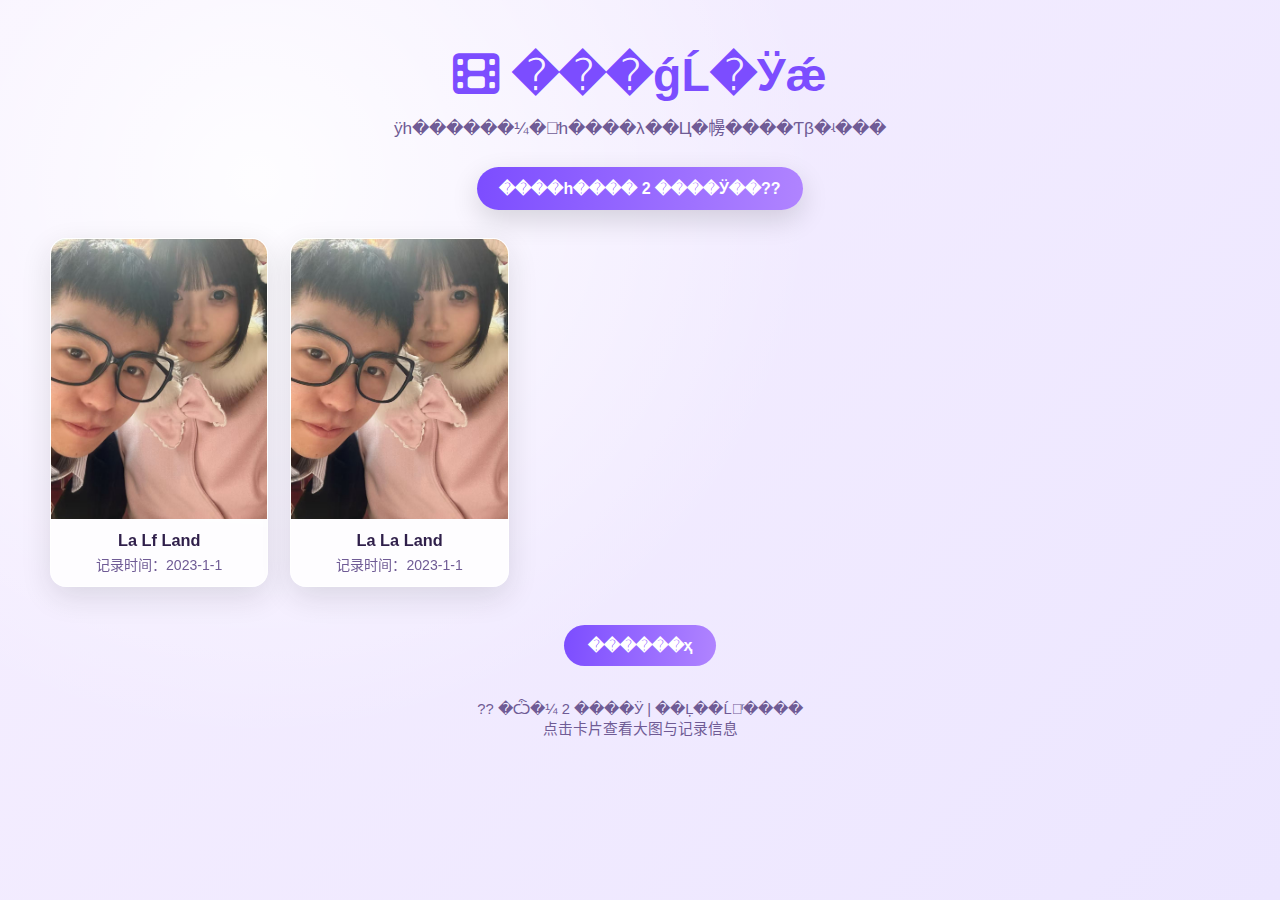
<file: movies.html>
<!DOCTYPE html>
<html lang="zh-CN">
<head>
  <meta charset="UTF-8">
  <meta name="viewport" content="width=device-width, initial-scale=1.0, minimum-scale=1.0, maximum-scale=1.0, user-scalable=no">
  <title>?? ���ǵĹ�Ӱǽ</title>
  <link rel="stylesheet" href="css/media-wall.css">
  <link rel="stylesheet" href="https://cdnjs.cloudflare.com/ajax/libs/font-awesome/6.4.0/css/all.min.css">
</head>
<body class="media-page movies-theme"
  data-json-path="data/movies.json"
  data-kind-name="��Ӱ"
  data-gallery-title="���ǵĹ�Ӱǽ"
  data-subtitle="ÿһ������¼��ͬһ����λ��Ц�㡢����Ƭβ�ʵ���"
  data-count-template="����һ���� {count} ����Ӱ��??"
  data-empty-main="��û�����ӵ�Ӱ"
  data-empty-sub="����һ���뿴��Ƭ�ӷŽ�����~"
  data-error-main="��Ӱ���ݼ���ʧ��"
  data-error-sub="���� data/movies.json �Ƿ�ɷ���"
  data-footer-template="?? �Ѽ�¼ {count} ����Ӱ | ��Ļ��Ĺ�ͬ����"
  data-preview-template="��Ӱ��{title}�� �ۿ�ʱ�䣺{time}">
  <div class="container">
    <h1><i class="fas fa-film"></i> ���ǵĹ�Ӱǽ</h1>
    <p class="subtitle" id="page_subtitle"></p>
    <p id="media_count">����һ���� 0 ����Ӱ��??</p>

    <div id="mediaGallery" class="gallery"></div>

    <a href="index.html" class="back-link">������ҳ</a>
  </div>

  <script src="js/media-wall.js"></script>
</body>
</html>
</file>
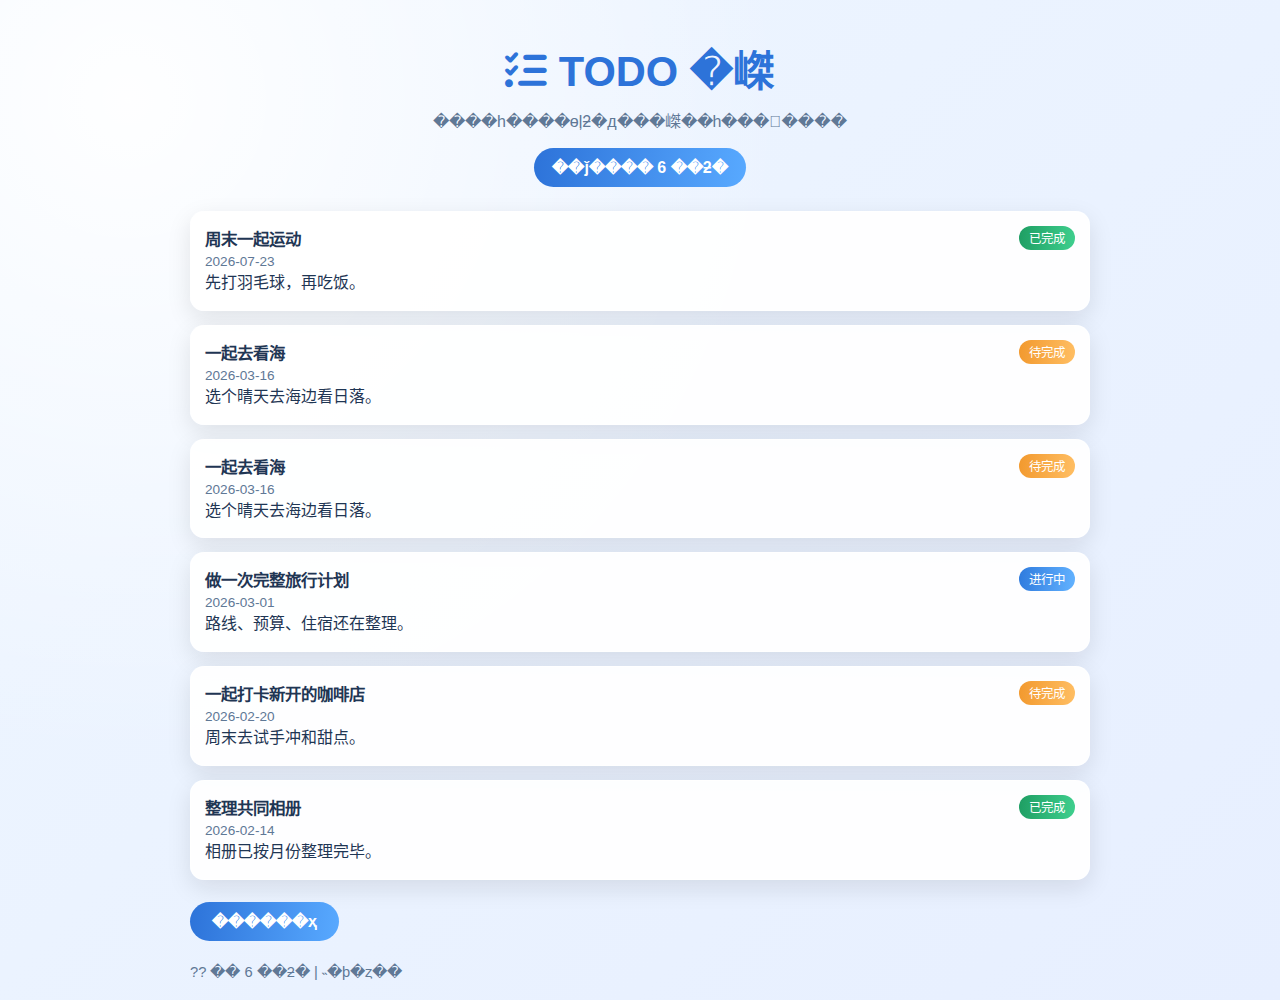
<file: todo.html>
<!DOCTYPE html>
<html lang="zh-CN">
<head>
  <meta charset="UTF-8">
  <meta name="viewport" content="width=device-width, initial-scale=1.0, minimum-scale=1.0, maximum-scale=1.0, user-scalable=no">
  <title>?? ���ǵ� TODO</title>
  <link rel="stylesheet" href="css/records.css">
  <link rel="stylesheet" href="https://cdnjs.cloudflare.com/ajax/libs/font-awesome/6.4.0/css/all.min.css">
</head>
<body class="records-page todo-records-theme"
  data-json-path="data/todos.json"
  data-subtitle="����һ����ɵļƻ�д���嵥��һ�������"
  data-count-template="��ǰ���� {count} ��ƻ�"
  data-empty-main="��û�д�������"
  data-empty-sub="��д�µ�һ����һ�������°�~"
  data-error-main="TODO ���ݼ���ʧ��"
  data-error-sub="���� data/todos.json �Ƿ�ɷ���"
  data-footer-template="?? �� {count} ��ƻ� | ˵�þ�ȥ��"
  data-show-thumb="false"
  data-primary-meta="status"
  data-secondary-meta="summary"
  data-detail-key="detail">
  <div class="container">
    <h1><i class="fas fa-list-check"></i> TODO �嵥</h1>
    <p class="subtitle" id="page_subtitle"></p>
    <p id="record_count">��ǰ���� 0 ��ƻ�</p>

    <ul id="recordList" class="record-list"></ul>

    <a href="index.html" class="back-link">������ҳ</a>
  </div>

  <script src="js/records.js"></script>
</body>
</html>
</file>
<file: css/media-wall.css>
﻿:root {
  --bg-start: #fff0f7;
  --bg-end: #fef5df;
  --accent: #ff4d8d;
  --accent-2: #ff8e3c;
  --text-main: #53243f;
  --text-sub: #86556f;
  --card-bg: rgba(255, 255, 255, 0.86);
}

* {
  margin: 0;
  padding: 0;
  box-sizing: border-box;
}

body {
  min-height: 100vh;
  padding: 24px;
  font-family: "Microsoft YaHei", "Segoe UI", sans-serif;
  color: var(--text-main);
  background: radial-gradient(circle at 20% 20%, rgba(255, 255, 255, 0.9), transparent 45%),
    linear-gradient(130deg, var(--bg-start), var(--bg-end));
}

.books-theme {
  --bg-start: #fff0f7;
  --bg-end: #ffe6f3;
  --accent: #ff4d8d;
  --accent-2: #ff8fb8;
  --text-main: #4a1f36;
  --text-sub: #8f5f78;
}

.games-theme {
  --bg-start: #ebfff4;
  --bg-end: #e8f0ff;
  --accent: #1e8f5b;
  --accent-2: #2874d9;
  --text-main: #1d3044;
  --text-sub: #486177;
}

.movies-theme {
  --bg-start: #f6efff;
  --bg-end: #ece6ff;
  --accent: #7c4dff;
  --accent-2: #b084ff;
  --text-main: #2f1f4a;
  --text-sub: #6f5b95;
}

.photos-theme {
  --bg-start: #ffeef6;
  --bg-end: #ffe4ec;
  --accent: #ff4d8d;
  --accent-2: #ff8fb8;
  --text-main: #4f2338;
  --text-sub: #8a5f73;
}

.todo-theme {
  --bg-start: #eef7ff;
  --bg-end: #e8f0ff;
  --accent: #2d73d9;
  --accent-2: #52a7ff;
  --text-main: #1f3450;
  --text-sub: #5f7898;
}

.container {
  max-width: 1180px;
  margin: 0 auto;
  text-align: center;
}

h1 {
  font-size: clamp(1.9rem, 4.2vw, 2.9rem);
  margin: 24px 0 12px;
  color: var(--accent);
}

.subtitle {
  font-size: 1.08rem;
  color: var(--text-sub);
  margin-bottom: 28px;
}

#media_count {
  display: inline-block;
  margin: 0 auto 28px;
  padding: 12px 22px;
  border-radius: 999px;
  color: #fff;
  background: linear-gradient(95deg, var(--accent), var(--accent-2));
  box-shadow: 0 10px 28px rgba(0, 0, 0, 0.14);
  font-weight: 700;
}

.gallery {
  display: grid;
  grid-template-columns: repeat(auto-fill, minmax(200px, 1fr));
  gap: 22px;
  margin-bottom: 30px;
}

.media-card {
  background: var(--card-bg);
  border: 1px solid rgba(255, 255, 255, 0.6);
  border-radius: 16px;
  overflow: hidden;
  cursor: pointer;
  backdrop-filter: blur(3px);
  box-shadow: 0 10px 30px rgba(35, 35, 35, 0.12);
  transform: translateY(0);
  transition: transform 0.25s ease, box-shadow 0.25s ease;
}

.media-card:hover {
  transform: translateY(-6px);
  box-shadow: 0 16px 35px rgba(35, 35, 35, 0.18);
}

.media-cover {
  width: 100%;
  height: 280px;
  object-fit: cover;
  display: block;
}

.media-cover-placeholder {
  display: flex;
  align-items: center;
  justify-content: center;
  font-size: 3rem;
  background: linear-gradient(135deg, rgba(255, 255, 255, 0.8), rgba(230, 240, 255, 0.95));
}

.media-info {
  padding: 12px;
}

.media-title {
  font-size: 1.02rem;
  margin-bottom: 4px;
}

.media-meta {
  color: var(--text-sub);
  font-size: 0.88rem;
}

.back-link {
  display: inline-flex;
  align-items: center;
  justify-content: center;
  padding: 11px 24px;
  border-radius: 999px;
  background: linear-gradient(95deg, var(--accent), var(--accent-2));
  color: #fff;
  text-decoration: none;
  font-weight: 700;
  margin-top: 8px;
}

.footer {
  margin-top: 34px;
  color: var(--text-sub);
  font-size: 0.92rem;
}

.empty-state {
  grid-column: 1 / -1;
  padding: 54px 0;
  color: var(--text-sub);
}

.preview-overlay {
  position: fixed;
  inset: 0;
  display: flex;
  align-items: center;
  justify-content: center;
  background: rgba(0, 0, 0, 0.82);
  padding: 20px;
  z-index: 9999;
}

.preview-box {
  position: relative;
  max-width: 92vw;
  width: 460px;
  color: #fff;
  text-align: center;
}

.preview-box img {
  width: 100%;
  max-height: 72vh;
  object-fit: contain;
  border-radius: 12px;
  border: 2px solid rgba(255, 255, 255, 0.65);
}

.preview-box p {
  margin-top: 14px;
}

.close-btn {
  position: absolute;
  right: -10px;
  top: -42px;
  font-size: 34px;
}

@media (max-width: 768px) {
  body {
    padding: 14px;
  }

  .gallery {
    grid-template-columns: repeat(auto-fill, minmax(150px, 1fr));
    gap: 14px;
  }

  .media-cover {
    height: 220px;
  }
}
</file>
<file: css/records.css>
﻿:root {
  --bg-start: #fff3f8;
  --bg-end: #ffe9f1;
  --accent: #ff4d8d;
  --accent-2: #ff8fb8;
  --text-main: #422235;
  --text-sub: #865f74;
  --item-bg: rgba(255, 255, 255, 0.92);
}

* {
  box-sizing: border-box;
  margin: 0;
  padding: 0;
}

body {
  min-height: 100vh;
  padding: 20px;
  font-family: "Microsoft YaHei", "Segoe UI", sans-serif;
  color: var(--text-main);
  background: radial-gradient(circle at 10% 10%, rgba(255, 255, 255, 0.95), transparent 45%),
    linear-gradient(135deg, var(--bg-start), var(--bg-end));
}

.photos-records-theme {
  --bg-start: #fff2f8;
  --bg-end: #ffe6f1;
  --accent: #ff4d8d;
  --accent-2: #ff97bf;
  --text-main: #4a2338;
  --text-sub: #8d6177;
}

.todo-records-theme {
  --bg-start: #eef6ff;
  --bg-end: #e7efff;
  --accent: #2d73d9;
  --accent-2: #58a9ff;
  --text-main: #1f3654;
  --text-sub: #5f7896;
}

.container {
  max-width: 900px;
  margin: 0 auto;
}

h1 {
  text-align: center;
  margin: 18px 0 10px;
  font-size: clamp(1.8rem, 4vw, 2.6rem);
  color: var(--accent);
}

.subtitle {
  text-align: center;
  color: var(--text-sub);
  margin-bottom: 16px;
}

#record_count {
  display: block;
  width: fit-content;
  margin: 0 auto 24px;
  padding: 10px 18px;
  border-radius: 999px;
  background: linear-gradient(95deg, var(--accent), var(--accent-2));
  color: #fff;
  font-weight: 700;
}

.record-list {
  list-style: none;
  display: flex;
  flex-direction: column;
  gap: 14px;
}

.record-item {
  background: var(--item-bg);
  border-radius: 14px;
  padding: 14px;
  border: 1px solid rgba(255, 255, 255, 0.8);
  box-shadow: 0 8px 24px rgba(20, 20, 20, 0.1);
}

.record-clickable {
  cursor: pointer;
  transition: transform 0.2s ease, box-shadow 0.2s ease;
}

.record-clickable:hover {
  transform: translateY(-2px);
  box-shadow: 0 12px 26px rgba(20, 20, 20, 0.14);
}

.record-main {
  display: grid;
  grid-template-columns: 1fr;
  gap: 8px;
}

.record-has-thumb .record-main {
  grid-template-columns: 92px 1fr;
  align-items: start;
}

.record-thumb {
  width: 92px;
  height: 92px;
  border-radius: 10px;
  object-fit: cover;
}

.record-head {
  display: flex;
  align-items: flex-start;
  justify-content: space-between;
  gap: 8px;
}

.record-title {
  font-size: 1.03rem;
}

.record-time-line {
  color: var(--text-sub);
  font-size: 0.85rem;
  margin-top: 4px;
}

.record-meta {
  color: var(--text-sub);
  font-size: 0.92rem;
}

.record-note {
  margin-top: 2px;
  line-height: 1.55;
}

.record-hint {
  margin-top: 6px;
  color: var(--accent);
  font-size: 0.82rem;
}

.status-badge {
  display: inline-block;
  padding: 3px 10px;
  border-radius: 999px;
  font-size: 0.78rem;
  color: #fff;
  background: linear-gradient(95deg, var(--accent), var(--accent-2));
}

.status-done {
  background: linear-gradient(95deg, #1e9e63, #3fcf8e);
}

.status-progress {
  background: linear-gradient(95deg, #2f7bde, #62b2ff);
}

.status-pending {
  background: linear-gradient(95deg, #f2992e, #ffbe63);
}

.back-link {
  display: inline-flex;
  margin-top: 22px;
  padding: 10px 22px;
  border-radius: 999px;
  background: linear-gradient(95deg, var(--accent), var(--accent-2));
  color: #fff;
  text-decoration: none;
  font-weight: 700;
}

.empty-state,
.error-state {
  background: var(--item-bg);
  border-radius: 14px;
  padding: 42px 16px;
  color: var(--text-sub);
  text-align: center;
}

.footer {
  color: var(--text-sub);
  margin-top: 22px;
  font-size: 0.92rem;
}

.detail-overlay {
  position: fixed;
  inset: 0;
  z-index: 9999;
  background: rgba(0, 0, 0, 0.48);
  display: flex;
  align-items: center;
  justify-content: center;
  padding: 16px;
}

.detail-modal {
  width: min(560px, 100%);
  background: #fff;
  border-radius: 16px;
  padding: 18px;
  box-shadow: 0 24px 45px rgba(0, 0, 0, 0.22);
}

.detail-head {
  display: flex;
  justify-content: space-between;
  align-items: flex-start;
  gap: 10px;
}

.detail-title {
  font-size: 1.12rem;
}

.detail-time {
  margin-top: 6px;
  color: var(--text-sub);
  font-size: 0.9rem;
}

.detail-content {
  margin-top: 12px;
  line-height: 1.7;
}

.detail-close {
  margin-top: 16px;
  border: none;
  border-radius: 999px;
  padding: 8px 16px;
  background: linear-gradient(95deg, var(--accent), var(--accent-2));
  color: #fff;
  font-weight: 700;
  cursor: pointer;
}

@media (max-width: 640px) {
  body {
    padding: 12px;
  }

  .record-has-thumb .record-main {
    grid-template-columns: 76px 1fr;
  }

  .record-thumb {
    width: 76px;
    height: 76px;
  }

  .record-head {
    flex-direction: column;
    align-items: flex-start;
  }
}
</file>
